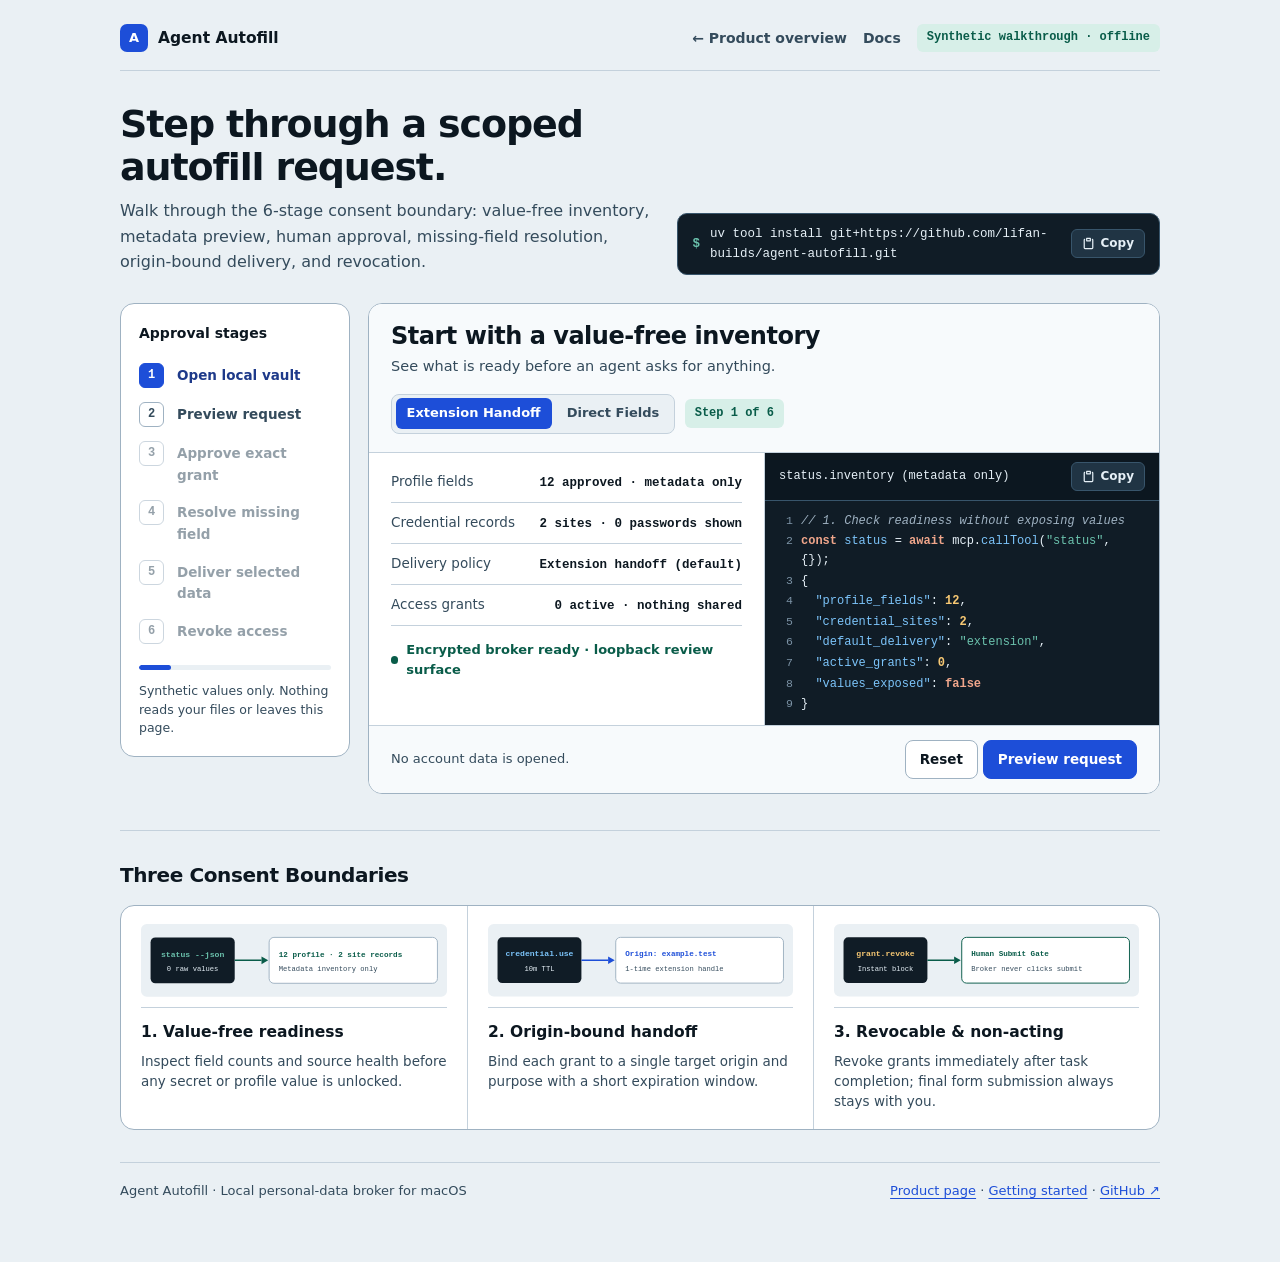
<file: docs/demo/index.html>
<!doctype html>
<html lang="en">
<head>
  <meta charset="utf-8">
  <meta name="viewport" content="width=device-width, initial-scale=1">
  <meta name="description" content="Synthetic macOS-first Agent Autofill interactive product walkthrough">
  <link rel="icon" href="data:image/svg+xml,%3Csvg xmlns='http://www.w3.org/2000/svg' viewBox='0 0 32 32'%3E%3Crect width='32' height='32' rx='7' fill='%231d4ed8'/%3E%3Ctext x='16' y='22' text-anchor='middle' font-family='system-ui,sans-serif' font-size='18' font-weight='700' fill='%23fff'%3EA%3C/text%3E%3C/svg%3E">
  <title>Agent Autofill · Interactive Walkthrough</title>
  <style>
    :root {
      color-scheme: light;
      --ink: #0c1720;
      --muted: #344b5c;
      --bar-neutral: #7c93a6;
      --line: #c4d1dc;
      --line-strong: #9fb2c2;
      --paper: #eaf0f4;
      --surface: #f7fafc;
      --white: #ffffff;
      --code-bg: #101c26;
      --code-sub: #0c1720;
      --code-ink: #e6f0f7;
      --code-control: #203444;
      --code-control-hover: #2b4559;
      --code-border: #38556b;
      --blue: #1d4ed8;
      --blue-dark: #1e3a8a;
      --blue-soft: #eff6ff;
      --green: #095c49;
      --green-soft: #d7efe8;
      --amber: #92400e;
      --signal: #b53f15;
      --tok-fn: #7cc4fa;
      --tok-num: #f7c873;
      --font-sans: -apple-system, BlinkMacSystemFont, "Segoe UI", system-ui, sans-serif;
      --font-mono: "JetBrains Mono", "SF Mono", Menlo, Consolas, ui-monospace, monospace;
    }

    * { box-sizing: border-box; }
    ::selection { background: var(--blue); color: var(--white); }

    body {
      margin: 0;
      color: var(--ink);
      background-color: var(--paper);
      font-family: var(--font-sans);
      font-size: 15.5px;
      line-height: 1.6;
      -webkit-font-smoothing: antialiased;
    }

    button { font: inherit; }
    a { color: var(--blue); text-underline-offset: 0.2em; }
    a:focus-visible, button:focus-visible { outline: 2.5px solid var(--signal); outline-offset: 3px; border-radius: 6px; }
    code { font-family: var(--font-mono); font-size: 12.5px; }

    .shell { max-width: 1080px; margin: 0 auto; padding: 24px 20px 60px; }

    .topbar {
      display: flex;
      justify-content: space-between;
      align-items: center;
      gap: 16px;
      flex-wrap: wrap;
      padding-bottom: 18px;
      border-bottom: 1px solid var(--line);
      margin-bottom: 32px;
    }

    .brand { display: inline-flex; align-items: center; gap: 10px; font-weight: 700; color: var(--ink); text-decoration: none; }
    .mark { display: grid; place-items: center; width: 28px; height: 28px; border-radius: 7px; color: #ffffff; background-color: var(--blue); font-size: 13px; font-weight: 700; }
    .toplinks { display: flex; align-items: center; gap: 16px; flex-wrap: wrap; color: var(--muted); font-size: 14px; font-weight: 600; }
    .toplinks a { color: var(--muted); text-decoration: none; }
    .toplinks a:hover { color: var(--ink); text-decoration: underline; }
    .platform { display: inline-flex; align-items: center; gap: 6px; color: var(--green); background-color: var(--green-soft); border-radius: 6px; padding: 4px 10px; font-family: var(--font-mono); font-size: 12px; font-weight: 600; }

    .intro {
      display: grid;
      grid-template-columns: minmax(0, 1.05fr) minmax(0, 0.95fr);
      gap: 24px;
      align-items: end;
      margin-bottom: 28px;
    }

    h1 { margin: 0 0 10px; font-size: clamp(28px, 3.8vw, 38px); line-height: 1.12; letter-spacing: -0.03em; font-weight: 800; }
    .lede { margin: 0; color: var(--muted); font-size: 16px; max-width: 58ch; }

    /* Install Command Bar */
    .install-bar {
      display: flex;
      align-items: center;
      gap: 10px;
      padding: 10px 14px;
      background: var(--code-bg);
      color: var(--code-ink);
      border: 1px solid var(--code-border);
      border-radius: 10px;
      font-family: var(--font-mono);
      font-size: 12.5px;
    }

    .prompt-char { color: #6bc2ad; font-weight: 700; user-select: none; }
    .install-bar code { flex: 1; min-width: 0; color: var(--code-ink); overflow-wrap: anywhere; }

    .copy-btn {
      display: inline-flex;
      align-items: center;
      gap: 6px;
      flex-shrink: 0;
      background: var(--code-control);
      color: var(--code-ink);
      border: 1px solid var(--code-border);
      border-radius: 6px;
      padding: 4px 10px;
      font-family: var(--font-sans);
      font-size: 12px;
      font-weight: 600;
      cursor: pointer;
      transition: background-color 140ms ease, border-color 140ms ease;
    }

    .copy-btn:hover { background: var(--code-control-hover); }
    .copy-btn .icon-check { display: none; }
    .copy-btn.is-copied { border-color: #26997f; color: #b0e2d5; }
    .copy-btn.is-copied .icon-clip { display: none; }
    .copy-btn.is-copied .icon-check { display: block; }

    /* Recessed Segmented Pill Controls */
    .tab-group {
      display: inline-flex;
      align-items: center;
      gap: 4px;
      flex-wrap: wrap;
      background: var(--paper);
      padding: 3.5px;
      border-radius: 8px;
      border: 1px solid var(--line);
    }

    .mode-tab {
      background: transparent;
      color: var(--muted);
      border: none;
      border-radius: 6px;
      padding: 5px 11px;
      font-family: var(--font-sans);
      font-size: 13px;
      font-weight: 600;
      cursor: pointer;
      transition: background-color 140ms ease, color 140ms ease;
    }

    .mode-tab:hover { color: var(--ink); }
    .mode-tab[aria-selected="true"] { background: var(--blue); color: var(--white); }
    .copy-btn:active, .mode-tab:active, .choice:active, .primary:active, .quiet:active { transform: translateY(1px); }

    .demo {
      scroll-margin-top: 18px;
      display: grid;
      grid-template-columns: 230px minmax(0, 1fr);
      gap: 18px;
      align-items: start;
    }

    .steps {
      position: sticky;
      top: 18px;
      padding: 18px;
      border: 1px solid var(--line-strong);
      border-radius: 14px;
      background-color: var(--white);
    }

    .steps-heading { margin: 0 0 12px; font-size: 14px; font-weight: 700; color: var(--ink); }
    .step { width: 100%; display: grid; grid-template-columns: 28px 1fr; gap: 10px; padding: 7px 0; border: 0; color: var(--muted); background: transparent; text-align: left; cursor: pointer; }
    .step[aria-disabled="true"] { opacity: 0.52; cursor: not-allowed; }
    .step-number { display: grid; place-items: center; width: 25px; height: 25px; border: 1px solid var(--line-strong); border-radius: 6px; font-family: var(--font-mono); font-size: 12px; font-weight: 700; font-variant-numeric: tabular-nums; }
    .step-label { padding-top: 2px; font-size: 13.5px; font-weight: 600; }
    .step.active { color: var(--blue-dark); }
    .step.active .step-number { color: #ffffff; background-color: var(--blue); border-color: var(--blue); }
    .step.done .step-number { color: var(--green); border-color: #26997f; background-color: var(--green-soft); font-size: 0; }
    .step.done .step-number::before { content: "✓"; font-size: 12px; }
    .progress { height: 5px; margin: 14px 0 12px; overflow: hidden; border-radius: 6px; background-color: var(--paper); }
    .progress-bar { height: 100%; width: 20%; border-radius: inherit; background-color: var(--blue); transition: width .2s ease; }
    .steps-note { margin: 0; color: var(--muted); font-size: 12.5px; line-height: 1.5; }

    /* Unified Stage Ledger (Zero Nested Card-in-Card Boxes) */
    .stage {
      min-width: 0;
      border: 1px solid var(--line-strong);
      border-radius: 14px;
      background-color: var(--white);
      overflow: hidden;
    }

    .stage-head {
      display: flex;
      justify-content: space-between;
      gap: 16px;
      flex-wrap: wrap;
      align-items: start;
      padding: 18px 22px;
      background: var(--surface);
      border-bottom: 1px solid var(--line);
    }

    .stage-head h2 { margin: 0; font-size: clamp(20px, 2.4vw, 24px); line-height: 1.2; letter-spacing: -0.02em; }
    .stage-head p { max-width: 54ch; margin: 4px 0 0; color: var(--muted); font-size: 14.5px; }
    .stage-meta-right { display: flex; align-items: center; gap: 10px; flex-wrap: wrap; }
    .stage-badge { flex: none; padding: 5px 10px; color: var(--green); background-color: var(--green-soft); border-radius: 6px; font-family: var(--font-mono); font-size: 12px; font-weight: 700; font-variant-numeric: tabular-nums; }

    .stage-split {
      display: grid;
      grid-template-columns: minmax(0, 1fr) minmax(0, 1fr);
      border-bottom: 1px solid var(--line);
    }

    .stage-body {
      min-width: 0;
      padding: 18px 22px;
    }

    .stage-code-col {
      min-width: 0;
      background: var(--code-bg);
      color: var(--code-ink);
      border-left: 1px solid var(--line);
      display: flex;
      flex-direction: column;
    }

    .code-toolbar {
      display: flex;
      align-items: center;
      justify-content: space-between;
      gap: 10px;
      padding: 9px 14px;
      background: var(--code-sub);
      border-bottom: 1px solid var(--code-border);
      font-family: var(--font-mono);
      font-size: 12px;
      color: var(--code-ink);
    }

    .trace-code {
      margin: 0;
      padding: 10px 0;
      background: var(--code-bg);
      color: var(--code-ink);
      font-family: var(--font-mono);
      font-variant-numeric: tabular-nums;
      font-size: 12px;
      line-height: 1.55;
      overflow-x: auto;
      white-space: normal;
      display: flex;
      flex-direction: column;
      flex: 1;
    }

    .code-line {
      display: block;
      white-space: pre-wrap;
      overflow-wrap: break-word;
      padding: 1px 14px 1px 36px;
      position: relative;
    }

    .code-line::before {
      content: attr(data-line);
      position: absolute;
      left: 8px;
      width: 20px;
      text-align: right;
      color: var(--bar-neutral);
      font-size: 11.5px;
      user-select: none;
    }

    .tok-comment { color: var(--line-strong); font-style: italic; }
    .tok-kw { color: #f0a68b; font-weight: 600; }
    .tok-fn { color: var(--tok-fn); }
    .tok-str { color: #6bc2ad; }
    .tok-num { color: var(--tok-num); font-weight: 600; }

    /* Flat Ledger Rows inside stage-body (No Nested Boxes) */
    .ledger-list {
      display: grid;
      margin: 0;
      padding: 0;
    }

    .ledger-row {
      display: flex;
      justify-content: space-between;
      align-items: baseline;
      gap: 12px;
      padding: 9px 0;
      border-bottom: 1px solid var(--line);
      font-size: 13.5px;
    }

    .ledger-row:first-child { padding-top: 0; }
    .ledger-row span { color: var(--muted); }
    .ledger-row strong { color: var(--ink); text-align: right; font-family: var(--font-mono); font-size: 12.5px; }

    .choice-strip {
      display: flex;
      flex-wrap: wrap;
      gap: 8px;
      margin-top: 14px;
    }

    .choice {
      padding: 7px 12px;
      border: 1px solid var(--line-strong);
      border-radius: 7px;
      background-color: var(--surface);
      color: var(--ink);
      font-size: 13px;
      font-weight: 600;
      cursor: pointer;
    }

    .choice.selected {
      border-color: var(--blue);
      background-color: var(--blue-soft);
      color: var(--blue-dark);
    }

    .status-row {
      display: flex;
      align-items: center;
      gap: 8px;
      margin-top: 14px;
      color: var(--green);
      font-size: 13px;
      font-weight: 700;
    }

    .status-row::before {
      content: "";
      display: block;
      width: 8px;
      height: 8px;
      border-radius: 4px;
      background: currentColor;
    }

    .stage-actions {
      display: flex;
      justify-content: space-between;
      gap: 10px;
      flex-wrap: wrap;
      align-items: center;
      padding: 14px 22px;
      background: var(--surface);
    }

    .stage-actions .hint { color: var(--muted); font-size: 13px; }
    .primary, .quiet { cursor: pointer; border-radius: 8px; padding: 8px 14px; font-size: 13.5px; font-weight: 600; }
    .primary { color: #ffffff; background-color: var(--blue); border: 1px solid var(--blue); }
    .primary:hover { background-color: var(--blue-dark); }
    .quiet { color: var(--ink); background-color: var(--white); border: 1px solid var(--line-strong); }
    .quiet:hover { background-color: var(--paper); }

    /* 3 Architecture / Consent Boundary Pillars with Inline SVG Schematics */
    .pillars-section {
      margin-top: 36px;
      padding-top: 28px;
      border-top: 1px solid var(--line);
    }

    .pillars-section h2 {
      margin: 0 0 14px;
      font-size: 20px;
      letter-spacing: -0.02em;
    }

    .arch-grid {
      display: grid;
      grid-template-columns: repeat(3, 1fr);
      background-color: var(--white);
      border: 1px solid var(--line-strong);
      border-radius: 14px;
      overflow: hidden;
    }

    .arch-col { padding: 18px 20px; min-width: 0; }
    .arch-col + .arch-col { border-left: 1px solid var(--line); }

    .arch-schematic {
      display: block;
      width: 100%;
      height: auto;
      margin-bottom: 12px;
      padding-bottom: 10px;
      border-bottom: 1px solid var(--line);
    }

    .arch-col h3 { margin: 0 0 6px; font-size: 15.5px; }
    .arch-col p { margin: 0; color: var(--muted); font-size: 13.5px; line-height: 1.5; }

    .footer {
      display: flex;
      flex-wrap: wrap;
      justify-content: space-between;
      gap: 16px;
      margin-top: 32px;
      padding-top: 18px;
      border-top: 1px solid var(--line);
      color: var(--muted);
      font-size: 13px;
    }

    @media (max-width: 860px) {
      .intro,
      .demo,
      .stage-split,
      .arch-grid {
        grid-template-columns: 1fr;
      }

      .steps { position: static; }
      .step { display: inline-grid; width: auto; margin-right: 12px; }
      .steps-heading, .steps-note { display: none; }
      .steps .progress { margin-top: 4px; }
      .stage-code-col { border-left: none; border-top: 1px solid var(--line); }
      .arch-col + .arch-col { border-left: none; border-top: 1px solid var(--line); }
    }
  </style>
</head>
<body>
  <main class="shell">
    <header class="topbar">
      <a class="brand" href="../"><span class="mark" aria-hidden="true">A</span> Agent Autofill</a>
      <nav class="toplinks" aria-label="Walkthrough navigation">
        <a href="../">← Product overview</a>
        <a href="../getting-started.md">Docs</a>
        <span class="platform">Synthetic walkthrough · offline</span>
      </nav>
    </header>

    <section class="intro" aria-labelledby="hero-title">
      <div>
        <h1 id="hero-title">Step through a scoped autofill request.</h1>
        <p class="lede">Walk through the 6-stage consent boundary: value-free inventory, metadata preview, human approval, missing-field resolution, origin-bound delivery, and revocation.</p>
      </div>
      <div class="install-bar" role="region" aria-label="Install command">
        <span class="prompt-char" aria-hidden="true">$</span>
        <code id="installCmd" aria-live="polite">uv tool install git+https://github.com/lifan-builds/agent-autofill.git</code>
        <button type="button" class="copy-btn" data-copy-target="installCmd" aria-live="polite">
          <svg class="copy-icon" viewBox="0 0 16 16" width="13" height="13" aria-hidden="true">
            <path class="icon-clip" fill="currentColor" d="M5.75 1a.75.75 0 0 0-.75.75v3c0 .414.336.75.75.75h4.5a.75.75 0 0 0 .75-.75v-3a.75.75 0 0 0-.75-.75h-4.5Zm.75 3V2.5h3V4h-3Zm-2.874-.467a.75.75 0 0 0-.752-1.298A1.75 1.75 0 0 0 2 3.75v9.5c0 .966.784 1.75 1.75 1.75h8.5A1.75 1.75 0 0 0 14 13.25v-9.5a1.75 1.75 0 0 0-.874-1.515.75.75 0 1 0-.752 1.298.25.25 0 0 1 .126.217v9.5a.25.25 0 0 1-.25.25h-8.5a.25.25 0 0 1-.25-.25v-9.5a.25.25 0 0 1 .126-.217Z"/>
            <path class="icon-check" fill="currentColor" d="M13.78 4.22a.75.75 0 0 1 0 1.06l-7.25 7.25a.75.75 0 0 1-1.06 0L2.22 9.28a.75.75 0 0 1 1.06-1.06L6 10.94l6.72-6.72a.75.75 0 0 1 1.06 0Z"/>
          </svg>
          <span class="copy-label">Copy</span>
        </button>
      </div>
    </section>

    <section class="demo" id="demo" aria-labelledby="demo-title">
      <nav class="steps" aria-label="Demo steps">
        <p class="steps-heading" id="demo-title">Approval stages</p>
        <button class="step active" data-step="0"><span class="step-number">1</span><span class="step-label">Open local vault</span></button>
        <button class="step" data-step="1"><span class="step-number">2</span><span class="step-label">Preview request</span></button>
        <button class="step" data-step="2"><span class="step-number">3</span><span class="step-label">Approve exact grant</span></button>
        <button class="step" data-step="3"><span class="step-number">4</span><span class="step-label">Resolve missing field</span></button>
        <button class="step" data-step="4"><span class="step-number">5</span><span class="step-label">Deliver selected data</span></button>
        <button class="step" data-step="5"><span class="step-number">6</span><span class="step-label">Revoke access</span></button>
        <div class="progress" aria-hidden="true"><div class="progress-bar" id="progressBar"></div></div>
        <p class="steps-note">Synthetic values only. Nothing reads your files or leaves this page.</p>
      </nav>

      <article class="stage" aria-live="polite">
        <div class="stage-head">
          <div>
            <h2 id="stageTitle">Start with a value-free inventory</h2>
            <p id="stageDescription">See what is ready before an agent asks for anything.</p>
          </div>
          <div class="stage-meta-right">
            <div class="tab-group" role="tablist" aria-label="Delivery mode">
              <button type="button" class="mode-tab" id="tab-mode-extension" role="tab" aria-selected="true" aria-controls="stageSplit" tabindex="0" data-mode="extension">Extension Handoff</button>
              <button type="button" class="mode-tab" id="tab-mode-direct" role="tab" aria-selected="false" aria-controls="stageSplit" tabindex="-1" data-mode="direct">Direct Fields</button>
            </div>
            <div class="stage-badge" id="stageStepBadge">Step 1 of 6</div>
          </div>
        </div>

        <div class="stage-split" id="stageSplit">
          <div class="stage-body" id="stageBody"></div>
          <div class="stage-code-col">
            <div class="code-toolbar">
              <span id="stageCodeLabel">MCP Broker Trace</span>
              <button type="button" class="copy-btn" data-copy-target="stageCode" aria-live="polite">
                <svg class="copy-icon" viewBox="0 0 16 16" width="13" height="13" aria-hidden="true">
                  <path class="icon-clip" fill="currentColor" d="M5.75 1a.75.75 0 0 0-.75.75v3c0 .414.336.75.75.75h4.5a.75.75 0 0 0 .75-.75v-3a.75.75 0 0 0-.75-.75h-4.5Zm.75 3V2.5h3V4h-3Zm-2.874-.467a.75.75 0 0 0-.752-1.298A1.75 1.75 0 0 0 2 3.75v9.5c0 .966.784 1.75 1.75 1.75h8.5A1.75 1.75 0 0 0 14 13.25v-9.5a1.75 1.75 0 0 0-.874-1.515.75.75 0 1 0-.752 1.298.25.25 0 0 1 .126.217v9.5a.25.25 0 0 1-.25.25h-8.5a.25.25 0 0 1-.25-.25v-9.5a.25.25 0 0 1 .126-.217Z"/>
                  <path class="icon-check" fill="currentColor" d="M13.78 4.22a.75.75 0 0 1 0 1.06l-7.25 7.25a.75.75 0 0 1-1.06 0L2.22 9.28a.75.75 0 0 1 1.06-1.06L6 10.94l6.72-6.72a.75.75 0 0 1 1.06 0Z"/>
                </svg>
                <span class="copy-label">Copy</span>
              </button>
            </div>
            <pre class="trace-code" id="stageCode"></pre>
          </div>
        </div>

        <div class="stage-actions">
          <span class="hint" id="stageHint">No account data is opened.</span>
          <div>
            <button class="quiet" id="resetDemo">Reset</button>
            <button class="primary" id="nextStep">Preview request</button>
          </div>
        </div>
      </article>
    </section>

    <section class="pillars-section" aria-labelledby="pillars-title">
      <h2 id="pillars-title">Three Consent Boundaries</h2>
      <div class="arch-grid">
        <article class="arch-col">
          <svg class="arch-schematic" viewBox="0 0 320 76" aria-hidden="true">
            <rect x="0" y="0" width="320" height="76" rx="6" fill="#eaf0f4"/>
            <rect x="10" y="14" width="88" height="48" rx="5" fill="#101c26"/>
            <text x="54" y="34" text-anchor="middle" font-family="JetBrains Mono, monospace" font-size="8.5" font-weight="700" fill="#6bc2ad">status --json</text>
            <text x="54" y="49" text-anchor="middle" font-family="JetBrains Mono, monospace" font-size="7.5" fill="#e6f0f7">0 raw values</text>
            <line x1="98" y1="38" x2="126" y2="38" stroke="#095c49" stroke-width="1.5"/>
            <polygon points="126,34 133,38 126,42" fill="#095c49"/>
            <rect x="134" y="14" width="176" height="48" rx="5" fill="#ffffff" stroke="#9fb2c2" stroke-width="1"/>
            <text x="144" y="34" font-family="JetBrains Mono, monospace" font-size="8" font-weight="700" fill="#095c49">12 profile · 2 site records</text>
            <text x="144" y="49" font-family="JetBrains Mono, monospace" font-size="7.5" fill="#344b5c">Metadata inventory only</text>
          </svg>
          <h3>1. Value-free readiness</h3>
          <p>Inspect field counts and source health before any secret or profile value is unlocked.</p>
        </article>
        <article class="arch-col">
          <svg class="arch-schematic" viewBox="0 0 320 76" aria-hidden="true">
            <rect x="0" y="0" width="320" height="76" rx="6" fill="#eaf0f4"/>
            <rect x="10" y="14" width="88" height="48" rx="5" fill="#101c26"/>
            <text x="54" y="34" text-anchor="middle" font-family="JetBrains Mono, monospace" font-size="8.5" font-weight="700" fill="#7cc4fa">credential.use</text>
            <text x="54" y="49" text-anchor="middle" font-family="JetBrains Mono, monospace" font-size="7.5" fill="#e6f0f7">10m TTL</text>
            <line x1="98" y1="38" x2="126" y2="38" stroke="#1d4ed8" stroke-width="1.5"/>
            <polygon points="126,34 133,38 126,42" fill="#1d4ed8"/>
            <rect x="134" y="14" width="176" height="48" rx="5" fill="#ffffff" stroke="#9fb2c2" stroke-width="1"/>
            <text x="144" y="34" font-family="JetBrains Mono, monospace" font-size="8" font-weight="700" fill="#1d4ed8">Origin: example.test</text>
            <text x="144" y="49" font-family="JetBrains Mono, monospace" font-size="7.5" fill="#344b5c">1-time extension handle</text>
          </svg>
          <h3>2. Origin-bound handoff</h3>
          <p>Bind each grant to a single target origin and purpose with a short expiration window.</p>
        </article>
        <article class="arch-col">
          <svg class="arch-schematic" viewBox="0 0 320 76" aria-hidden="true">
            <rect x="0" y="0" width="320" height="76" rx="6" fill="#eaf0f4"/>
            <rect x="10" y="14" width="88" height="48" rx="5" fill="#101c26"/>
            <text x="54" y="34" text-anchor="middle" font-family="JetBrains Mono, monospace" font-size="8.5" font-weight="700" fill="#f7c873">grant.revoke</text>
            <text x="54" y="49" text-anchor="middle" font-family="JetBrains Mono, monospace" font-size="7.5" fill="#e6f0f7">Instant block</text>
            <line x1="98" y1="38" x2="126" y2="38" stroke="#095c49" stroke-width="1.5"/>
            <polygon points="126,34 133,38 126,42" fill="#095c49"/>
            <rect x="134" y="14" width="176" height="48" rx="5" fill="#ffffff" stroke="#095c49" stroke-width="1"/>
            <text x="144" y="34" font-family="JetBrains Mono, monospace" font-size="8" font-weight="700" fill="#095c49">Human Submit Gate</text>
            <text x="144" y="49" font-family="JetBrains Mono, monospace" font-size="7.5" fill="#344b5c">Broker never clicks submit</text>
          </svg>
          <h3>3. Revocable &amp; non-acting</h3>
          <p>Revoke grants immediately after task completion; final form submission always stays with you.</p>
        </article>
      </div>
    </section>

    <footer class="footer">
      <span>Agent Autofill · Local personal-data broker for macOS</span>
      <span><a href="../">Product page</a> · <a href="../getting-started.md">Getting started</a> · <a href="https://github.com/lifan-builds/agent-autofill">GitHub ↗</a></span>
    </footer>
  </main>

  <script>
    (() => {
      "use strict";
      const state = { step: 0, maxVisited: 0, delivery: "extension", approved: false, missingChoice: "pending", delivered: false, revoked: false };
      const $ = (selector) => document.querySelector(selector);
      const body = $("#stageBody");
      const title = $("#stageTitle");
      const description = $("#stageDescription");
      const badge = $("#stageStepBadge");
      const hint = $("#stageHint");
      const next = $("#nextStep");
      const progress = $("#progressBar");
      const codeEl = $("#stageCode");
      const codeLabel = $("#stageCodeLabel");
      const steps = [...document.querySelectorAll(".step")];
      const modeTabs = [...document.querySelectorAll(".mode-tab")];

      const TOKEN_REGEX = /("(?:[^"\\]|\\.)*"(?=\s*:))|("(?:[^"\\]|\\.)*"|'(?:[^'\\]|\\.)*'|\b(?:const|await|return|true|false|null)\b|\b(?:callTool|status|origin|purpose|fields|delivery|ttl_seconds|handle|revoked)\b|\b\d+\b)/g;

      function highlightLine(lineText) {
        const escaped = lineText.replace(/&/g, "&amp;").replace(/</g, "&lt;").replace(/>/g, "&gt;");
        if (/^\s*(?:\/\/|#)/.test(escaped)) {
          return `<span class="tok-comment">${escaped}</span>`;
        }
        return escaped.replace(TOKEN_REGEX, (match, jsonKey, tok) => {
          if (jsonKey) return `<span class="tok-fn">${jsonKey}</span>`;
          if (!tok) return match;
          if (tok.startsWith('"') || tok.startsWith("'")) return `<span class="tok-str">${tok}</span>`;
          if (/^(const|await|return|true|false|null)$/.test(tok)) return `<span class="tok-kw">${tok}</span>`;
          if (/^\d+$/.test(tok)) return `<span class="tok-num">${tok}</span>`;
          return `<span class="tok-fn">${tok}</span>`;
        });
      }

      function renderCode(rawCode) {
        codeEl.dataset.rawCode = rawCode;
        codeEl.innerHTML = rawCode
          .split("\n")
          .map((line, i) => `<span class="code-line" data-line="${i + 1}">${highlightLine(line) || " "}</span>`)
          .join("\n");
      }

      function activeGrantCount() {
        return state.approved && !state.revoked ? 1 : 0;
      }

      function isMissingReady() {
        return state.missingChoice === "once" || state.missingChoice === "save";
      }

      function canReachStep(idx) {
        if (idx === 0) return true;
        if (idx === 1) return true;
        if (idx === 2) return state.maxVisited >= 1 || state.step >= 1;
        if (idx === 3) return state.approved;
        if (idx === 4) return state.approved && isMissingReady();
        if (idx === 5) return state.revoked;
        return false;
      }

      const screens = [
        {
          badge: "Step 1 of 6",
          title: () => "Start with a value-free inventory",
          description: () => "See what is ready before an agent asks for anything.",
          hint: () => "No account data is opened.",
          button: () => "Preview request",
          codeLabel: "status.inventory (metadata only)",
          code: () => `// 1. Check readiness without exposing values
const status = await mcp.callTool("status", {});
{
  "profile_fields": 12,
  "credential_sites": 2,
  "default_delivery": "${state.delivery}",
  "active_grants": ${activeGrantCount()},
  "values_exposed": false
}`,
          render: () => `<div class="ledger-list">
            <div class="ledger-row"><span>Profile fields</span><strong>12 approved · metadata only</strong></div>
            <div class="ledger-row"><span>Credential records</span><strong>2 sites · 0 passwords shown</strong></div>
            <div class="ledger-row"><span>Delivery policy</span><strong>${state.delivery === "direct" ? "Direct selected fields" : "Extension handoff (default)"}</strong></div>
            <div class="ledger-row"><span>Access grants</span><strong>${state.revoked ? "0 active · last revoked" : state.approved ? "1 active · revocable" : "0 active · nothing shared"}</strong></div>
          </div>
          <div class="status-row">Encrypted broker ready · loopback review surface</div>`,
        },
        {
          badge: "Step 2 of 6",
          title: () => "Preview the exact request",
          description: () => "The agent names the origin, purpose, fields, expiry, and delivery mode before any value is returned.",
          hint: () => "Switch delivery mode above or below to compare exposure.",
          button: () => "Review approval",
          codeLabel: "autofill.preview_request",
          code: () => `// 2. Agent declares exact scope & delivery mode
const req = await mcp.callTool("profile.get", {
  origin: "https://example.test",
  purpose: "Complete traveler profile",
  fields: ["display_name", "postal_code"],
  delivery: "${state.delivery}",
  ttl_seconds: 600
});`,
          render: () => `<div class="ledger-list">
            <div class="ledger-row"><span>Requesting agent</span><strong>synthetic-agent-01</strong></div>
            <div class="ledger-row"><span>Target origin</span><strong>https://example.test</strong></div>
            <div class="ledger-row"><span>Purpose</span><strong>Complete traveler profile</strong></div>
            <div class="ledger-row"><span>Requested fields</span><strong>display_name, postal_code</strong></div>
            <div class="ledger-row"><span>Expiry</span><strong>10 minutes · one task</strong></div>
          </div>
          <div class="choice-strip">
            <button class="choice ${state.delivery === "extension" ? "selected" : ""}" data-delivery="extension">Extension handoff (0 context secrets)</button>
            <button class="choice ${state.delivery === "direct" ? "selected" : ""}" data-delivery="direct">Direct selected fields</button>
          </div>`,
        },
        {
          badge: "Step 3 of 6",
          title: () => "Approve the smallest useful grant",
          description: () => "A clear approval ledger makes the consent boundary visible and reversible.",
          hint: () => state.revoked
            ? "Grant was revoked in Step 6."
            : state.approved
              ? "Grant approved; delivery is ready."
              : "Nothing is shared until you approve.",
          button: () => state.approved ? "Resolve missing field" : "Approve exact grant",
          codeLabel: "grant.approve",
          code: () => `// 3. Human approval writes a time-bounded grant
{
  "agent": "synthetic-agent-01",
  "origin": "example.test",
  "fields": ["display_name", "postal_code"],
  "delivery": "${state.delivery}",
  "approved": ${state.approved && !state.revoked},
  "ttl_seconds": 600
}`,
          render: () => `<div class="ledger-list">
            <div class="ledger-row"><span>Agent</span><strong>synthetic-agent-01</strong></div>
            <div class="ledger-row"><span>Origin</span><strong>example.test</strong></div>
            <div class="ledger-row"><span>Fields</span><strong>display_name, postal_code</strong></div>
            <div class="ledger-row"><span>Delivery</span><strong>${state.delivery === "direct" ? "direct selected fields" : "one-time extension handoff"}</strong></div>
            <div class="ledger-row"><span>Expires</span><strong>in 10 minutes</strong></div>
          </div>
          <div class="status-row" style="color:${state.revoked ? "var(--signal)" : state.approved ? "var(--green)" : "var(--amber)"}">${state.revoked ? "Grant revoked · re-approval required" : state.approved ? "Grant active · revocable at any time" : "Waiting for your approval"}</div>`,
        },
        {
          badge: "Step 4 of 6",
          title: () => "Choose once or remember it",
          description: () => "Decide whether a newly supplied field is used once or saved for future authorized forms.",
          hint: () => state.missingChoice === "skip"
            ? "Form paused; choose Use once or Save to continue."
            : "One choice completes the missing-field step.",
          button: () => isMissingReady() ? "Deliver selected data" : "Choose an option in the stage",
          codeLabel: "profile.resolve_missing",
          code: () => `// 4. Resolve missing field with narrow write scope
{
  "field_id": "company_name",
  "value": "Synthetic Example Co",
  "origin": "example.test",
  "delivery": "${state.delivery}",
  "resolution": "${state.missingChoice}"
}`,
          render: () => `<div class="ledger-list">
            <div class="ledger-row"><span>Missing field</span><strong>company_name (Organization)</strong></div>
            <div class="ledger-row"><span>Supplied value</span><strong>Synthetic Example Co</strong></div>
            <div class="ledger-row"><span>Write grant scope</span><strong>profile.write · example.test</strong></div>
          </div>
          <div class="choice-strip">
            <button class="choice ${state.missingChoice === "once" ? "selected" : ""}" data-missing="once">Use once</button>
            <button class="choice ${state.missingChoice === "save" ? "selected" : ""}" data-missing="save">Save to Agent Autofill</button>
            <button class="choice ${state.missingChoice === "skip" ? "selected" : ""}" data-missing="skip">Skip field</button>
          </div>
          ${state.missingChoice === "skip" ? `<div class="status-row" style="color:var(--signal)">Form paused · choose Use once or Save to continue</div>` : ""}`,
        },
        {
          badge: "Step 5 of 6",
          title: () => state.delivery === "direct" ? "Return only the selected fields" : "Keep the password out of agent input",
          description: () => state.delivery === "direct"
            ? "The response contains only the approved synthetic fields and provenance."
            : "The local extension receives a one-time, origin-bound handle.",
          hint: () => "The acting agent or user owns the next action.",
          button: () => state.revoked ? "View revocation" : "Revoke grant",
          codeLabel: "delivery.response",
          code: () => state.delivery === "direct"
            ? `// 5. Direct selected field payload
{
  "origin": "example.test",
  "fields": {
    "display_name": "Demo User",
    "postal_code": "98101"
  }
}`
            : `// 5. Extension handoff payload (0 raw secrets in chat)
{
  "origin": "example.test",
  "handle": "hnd_demo_9f8a1c_one_time",
  "consumed_on_origin_check": true,
  "submit_allowed": false
}`,
          render: () => `<div class="ledger-list">
            <div class="ledger-row"><span>Active mode</span><strong>${state.delivery === "direct" ? "Direct response" : "Extension handoff"}</strong></div>
            <div class="ledger-row"><span>Delivered payload</span><strong>${state.delivery === "direct" ? "display_name, postal_code" : "handle: demo-only (1-time)"}</strong></div>
            <div class="ledger-row"><span>Origin lock</span><strong>example.test · traveler profile</strong></div>
            <div class="ledger-row"><span>Submission gate</span><strong>Paused for human confirmation</strong></div>
          </div>
          <div class="status-row">Scoped delivery complete · 0 raw passwords in chat</div>`,
        },
        {
          badge: "Step 6 of 6",
          title: () => "Revoke when the task is done",
          description: () => "A short-lived grant disappears cleanly instead of becoming a standing permission.",
          hint: () => "Reset the tour to run it again.",
          button: () => "Reset demo",
          codeLabel: "grant.revoke",
          code: () => `// 6. Revoke grant immediately after task completion
await mcp.callTool("grant.revoke", {
  agent: "synthetic-agent-01",
  origin: "example.test",
  delivery: "${state.delivery}"
});
// Subsequent reads return 403 Grant Revoked`,
          render: () => `<div class="ledger-list">
            <div class="ledger-row"><span>Grant status</span><strong>Revoked · 0 active grants</strong></div>
            <div class="ledger-row"><span>Invalidated mode</span><strong>${state.delivery === "direct" ? "Direct field grant" : "Extension handoff handle"}</strong></div>
            <div class="ledger-row"><span>Subsequent agent reads</span><strong>Blocked (re-approval required)</strong></div>
            <div class="ledger-row"><span>Final form submission</span><strong>Owned by user confirmation</strong></div>
          </div>
          <div class="status-row">Grant revoked · local vault remains locked</div>`,
        },
      ];

      function syncModeTabs() {
        for (const tab of modeTabs) {
          const active = tab.dataset.mode === state.delivery;
          tab.setAttribute("aria-selected", active ? "true" : "false");
          tab.setAttribute("tabindex", active ? "0" : "-1");
        }
      }

      function render() {
        state.maxVisited = Math.max(state.maxVisited, state.step);
        const screen = screens[state.step];
        badge.textContent = screen.badge;
        title.textContent = screen.title();
        description.textContent = screen.description();
        hint.textContent = screen.hint();
        next.textContent = screen.button();
        codeLabel.textContent = screen.codeLabel;
        body.innerHTML = screen.render();
        renderCode(screen.code());
        syncModeTabs();
        progress.style.width = `${((state.step + 1) / screens.length) * 100}%`;
        steps.forEach((button, index) => {
          button.classList.toggle("active", index === state.step);
          const done =
            (index === 0 && state.maxVisited > 0) ||
            (index === 1 && state.maxVisited > 1) ||
            (index === 2 && state.approved) ||
            (index === 3 && state.approved && isMissingReady()) ||
            (index === 4 && state.delivered && (state.step > 4 || state.revoked)) ||
            (index === 5 && state.revoked);
          button.classList.toggle("done", done && index !== state.step);
          button.setAttribute("aria-disabled", canReachStep(index) ? "false" : "true");
        });
        document.querySelectorAll("[data-delivery]").forEach((button) =>
          button.addEventListener("click", () => {
            state.delivery = button.dataset.delivery;
            render();
          })
        );
        document.querySelectorAll("[data-missing]").forEach((button) =>
          button.addEventListener("click", () => {
            state.missingChoice = button.dataset.missing;
            if (isMissingReady()) {
              state.delivered = true;
              state.step = 4;
            }
            render();
          })
        );
      }

      modeTabs.forEach((tab, idx) => {
        tab.addEventListener("click", () => {
          state.delivery = tab.dataset.mode;
          render();
        });
        tab.addEventListener("keydown", (e) => {
          let nextIdx = null;
          if (e.key === "ArrowRight" || e.key === "ArrowDown") nextIdx = (idx + 1) % modeTabs.length;
          else if (e.key === "ArrowLeft" || e.key === "ArrowUp") nextIdx = (idx - 1 + modeTabs.length) % modeTabs.length;
          else if (e.key === "Home") nextIdx = 0;
          else if (e.key === "End") nextIdx = modeTabs.length - 1;
          if (nextIdx !== null) {
            e.preventDefault();
            state.delivery = modeTabs[nextIdx].dataset.mode;
            render();
            modeTabs[nextIdx].focus();
          }
        });
      });

      function advance() {
        if (state.step === 0) state.step = 1;
        else if (state.step === 1) state.step = 2;
        else if (state.step === 2) { state.approved = true; state.revoked = false; state.step = 3; }
        else if (state.step === 3) {
          if (!isMissingReady()) return;
          state.delivered = true;
          state.step = 4;
        }
        else if (state.step === 4) { state.revoked = true; state.step = 5; }
        else reset();
        render();
      }

      function reset() {
        state.step = 0;
        state.maxVisited = 0;
        state.delivery = "extension";
        state.approved = false;
        state.missingChoice = "pending";
        state.delivered = false;
        state.revoked = false;
      }

      next.addEventListener("click", () => {
        advance();
        $("#demo").scrollIntoView({ behavior: "smooth", block: "start" });
      });
      $("#resetDemo").addEventListener("click", () => { reset(); render(); });
      steps.forEach((button) =>
        button.addEventListener("click", () => {
          const requested = Number(button.dataset.step);
          if (canReachStep(requested)) {
            if (requested === 4) state.delivered = true;
            state.step = requested;
            render();
          } else if (state.step === 2 && !state.approved) {
            hint.textContent = "Approve the exact grant first to unlock Step 4.";
          } else if (state.step === 3 && !isMissingReady()) {
            hint.textContent = "Choose Use once or Save in the stage to unlock delivery.";
          }
        })
      );

      async function writeClipboardText(text) {
        if (navigator.clipboard?.writeText) {
          try {
            await navigator.clipboard.writeText(text);
            return true;
          } catch (_) {}
        }
        const area = document.createElement("textarea");
        area.value = text;
        area.setAttribute("readonly", "");
        area.style.position = "fixed";
        area.style.opacity = "0";
        document.body.append(area);
        area.select();
        let ok = false;
        try { ok = document.execCommand("copy"); } catch (_) { ok = false; }
        area.remove();
        return ok;
      }

      for (const copyBtn of document.querySelectorAll("[data-copy-target]")) {
        const labelSpan = copyBtn.querySelector(".copy-label");
        const defaultLabel = labelSpan ? labelSpan.textContent : "Copy";
        copyBtn.addEventListener("click", async () => {
          const target = document.getElementById(copyBtn.dataset.copyTarget);
          if (!target) return;
          const rawText = (target.dataset.rawCode || target.textContent || "").trim();
          copyBtn.classList.add("is-copied");
          if (labelSpan) labelSpan.textContent = "Copied";
          clearTimeout(copyBtn._resetTimer);
          copyBtn._resetTimer = setTimeout(() => {
            copyBtn.classList.remove("is-copied");
            if (labelSpan) labelSpan.textContent = defaultLabel;
          }, 1600);
          await writeClipboardText(rawText);
        });
      }

      render();
    })();
  </script>
</body>
</html>
</file>
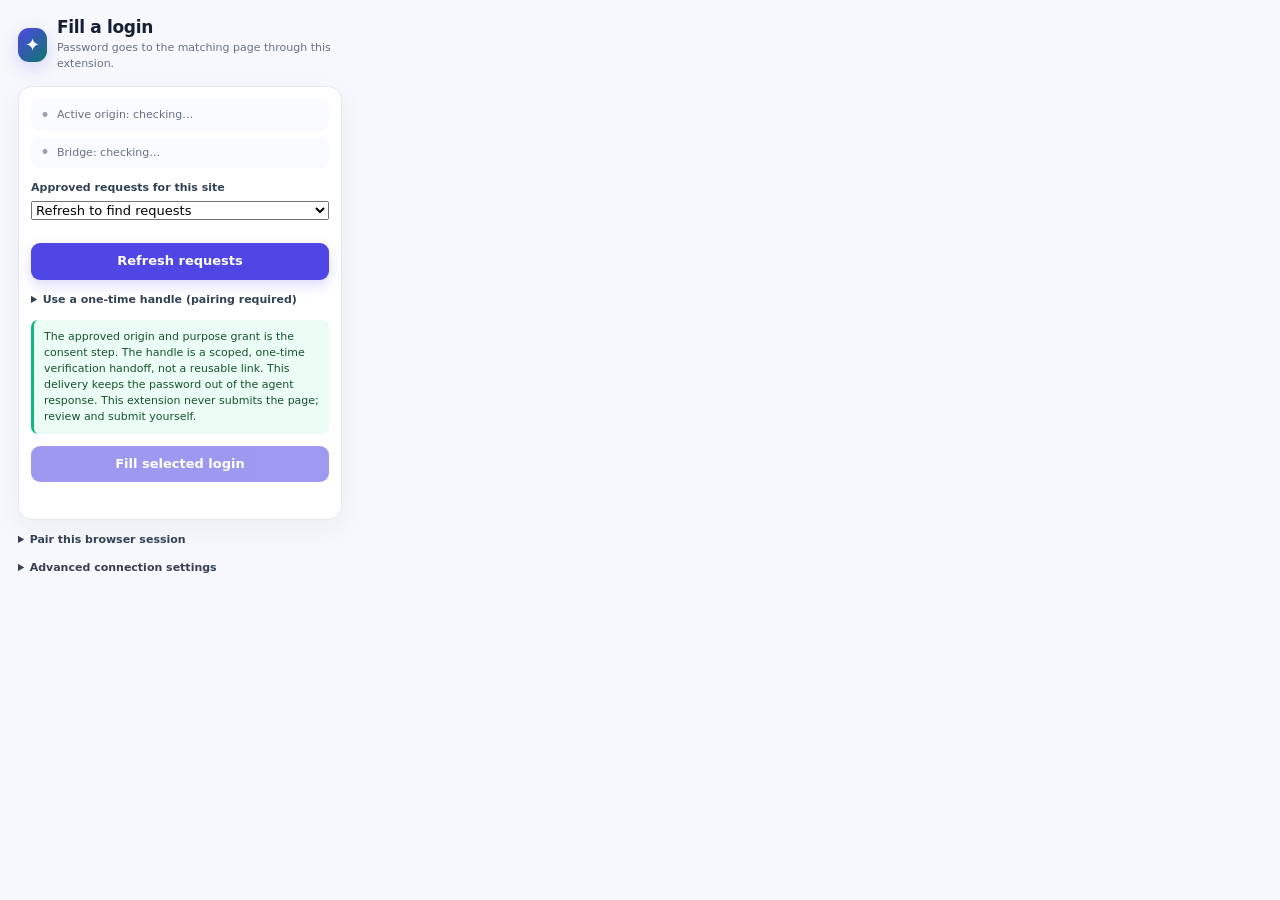
<file: browser_extension/popup.html>
<!doctype html>
<meta charset="utf-8">
<meta name="color-scheme" content="light">
<title>Agent Autofill</title>
<style>
  :root { color-scheme: light; --ink:#172033; --muted:#667085; --line:#e4e8f0; --blue:#4f46e5; --blue-soft:#eef2ff; --mint:#047857; --mint-soft:#ecfdf5; --surface:#fff; --canvas:#f7f8fc; }
  * { box-sizing: border-box; }
  body { width: 360px; margin: 0; padding: 18px; font: 13px/1.45 system-ui, -apple-system, sans-serif; color:var(--ink); background:var(--canvas); }
  .header { display:flex; align-items:center; gap:10px; margin-bottom:14px; }
  .mark { display:grid; place-items:center; width:34px; height:34px; border-radius:11px; background:linear-gradient(135deg,#4f46e5,#0f766e); color:#fff; font-size:18px; box-shadow:0 6px 18px #4f46e533; }
  h1 { font-size:17px; line-height:1.1; margin:0; letter-spacing:-.02em; }
  .subtitle { margin:3px 0 0; color:var(--muted); font-size:11px; }
  .card { background:var(--surface); border:1px solid var(--line); border-radius:14px; padding:12px; box-shadow:0 8px 24px #1720330d; }
  .status-grid { display:grid; gap:6px; margin-bottom:12px; }
  .status-row { display:flex; align-items:center; gap:7px; padding:8px 9px; border-radius:9px; background:#fafbfe; color:var(--muted); font-size:11px; }
  .status-row::before { content:'•'; color:#98a2b3; font-size:17px; line-height:0; }
  .status-row.ok { color:#047857; background:var(--mint-soft); }.status-row.ok::before { color:#10b981; }.status-row.warn { color:#9a6700; background:#fffaf0; }.status-row.error { color:#b42318; background:#fff5f4; }
  label { display:block; margin:11px 0 5px; font-weight:700; font-size:11px; color:#344054; }
  input, button, select { width:100%; font:inherit; box-sizing:border-box; }
  input { padding:9px 10px; border:1px solid #cfd5df; border-radius:9px; background:#fff; color:var(--ink); outline:none; }
  input:focus { border-color:var(--blue); box-shadow:0 0 0 3px #4f46e51f; }
  button { margin-top:12px; padding:9px 11px; cursor:pointer; border:0; border-radius:9px; background:var(--blue); color:#fff; font-weight:750; box-shadow:0 5px 14px #4f46e533; }
  button:hover:not(:disabled) { filter:brightness(.96); transform:translateY(-1px); } button:disabled { cursor:wait; opacity:.55; box-shadow:none; }
  #status { min-height:1.3em; margin:10px 2px 0; font-size:11px; color:var(--muted); }
  #status.ok { color:#047857; } #status.warn { color:#9a6700; } #status.error { color:#b42318; }
  .hint { color:var(--muted); font-size:11px; margin:10px 2px 0; }
  details { margin-top:12px; } summary { cursor:pointer; color:#344054; font-size:11px; font-weight:750; } .advanced { margin-top:8px; }
  .boundary { margin:12px 0 0; padding:9px 10px; border-left:3px solid #10b981; border-radius:7px; background:var(--mint-soft); color:#14532d; font-size:11px; }
</style>
<div class="header"><div class="mark">✦</div><div><h1>Fill a login</h1><p class="subtitle">Password goes to the matching page through this extension.</p></div></div>
<div class="card">
  <div class="status-grid"><div id="origin" class="status-row" role="status">Active origin: checking…</div><div id="bridge" class="status-row" role="status">Bridge: checking…</div></div>
  <label for="requests">Approved requests for this site</label><select id="requests"><option value="">Refresh to find requests</option></select>
  <p id="request-detail" class="hint"></p>
  <button id="refresh-requests" type="button">Refresh requests</button>
  <details><summary>Use a one-time handle (pairing required)</summary><label for="agent">Agent ID</label><input id="agent" autocomplete="off" spellcheck="false"><label for="handle">One-time bridge handle</label><input id="handle" type="password" autocomplete="off" spellcheck="false"></details>
  <div class="boundary">The approved origin and purpose grant is the consent step. The handle is a scoped, one-time verification handoff, not a reusable link. This delivery keeps the password out of the agent response. This extension never submits the page; review and submit yourself.</div>
  <button id="fill" disabled>Fill selected login</button><div id="status" role="status"></div>
</div>
<details><summary>Pair this browser session</summary><p class="hint">Pair before filling a login. Pairing lets you discover this agent's approved requests for eight hours. The pairing code stays in browser session memory. Restarting the browser requires pairing again.</p><button id="pair" type="button">Generate pairing code</button><label for="pairing-code">Pairing code — paste into the terminal prompt</label><input id="pairing-code" type="password" readonly autocomplete="off"><p id="pair-command" class="hint"></p><button id="forget-pairing" type="button">Forget pairing on this browser</button></details>
<details><summary>Advanced connection settings</summary><div class="advanced"><label for="bridge-url">Loopback bridge URL</label><input id="bridge-url" type="url" autocomplete="off" spellcheck="false"><p class="hint">Only this URL and the agent identifier are remembered. If the page check fails, the handle stays in this popup for another attempt. The popup clears it once a fill requests the password from the bridge.</p><button id="refresh" type="button">Refresh origin and bridge</button></div></details>
<script src="login_fields.js"></script><script src="popup.js"></script>
</file>
